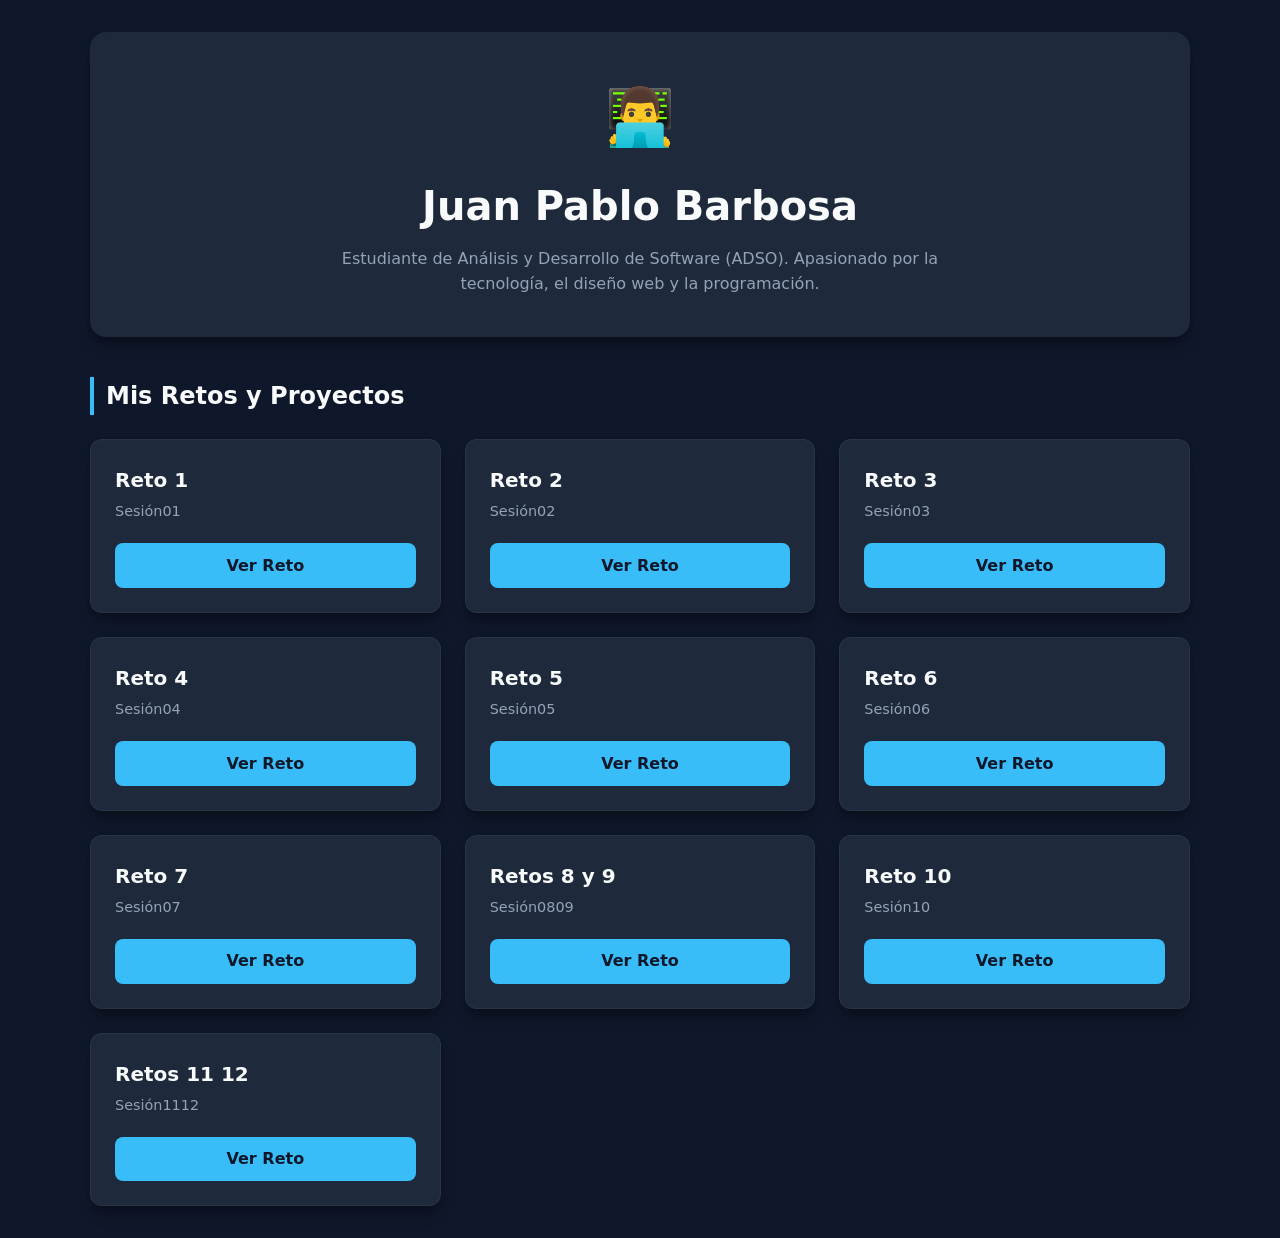
<file: index.html>
<!DOCTYPE html>
<html lang="es">
<head>
    <meta charset="UTF-8">
    <meta name="viewport" content="width=device-width, initial-scale=1.0">
    <title>Portafolio - Juan Pablo Barbosa</title>
    <link rel="stylesheet" href="styles.css">
</head>
<body>
    <div class="main-container">
        <!-- Portada / Presentación -->
        <header class="portfolio-header">
            <div class="avatar">👨‍💻</div>
            <h1>Juan Pablo Barbosa</h1>
            <p class="bio">Estudiante de Análisis y Desarrollo de Software (ADSO). Apasionado por la tecnología, el diseño web y la programación.</p>
        </header>

        <!-- Sección de Retos -->
        <section class="challenges-section">
            <h2>Mis Retos y Proyectos</h2>
            
            <div class="cards-grid">
                <!-- Tarjeta Reto 1 -->
                <div class="challenge-card">
                    <h3>Reto 1</h3>
                    <p>Sesión01</p>
                    <a href="Sesion01/Reto/index.html" class="btn-link">Ver Reto</a>
                </div>

                <!-- Tarjeta Reto 2 -->
                <div class="challenge-card">
                    <h3>Reto 2</h3>
                    <p>Sesión02</p>
                    <a href="Sesion02/Reto/index.html" class="btn-link">Ver Reto</a>
                </div>

                <!-- Tarjeta Reto 3 -->
                <div class="challenge-card">
                    <h3>Reto 3</h3>
                    <p>Sesión03</p>
                    <a href="Sesion03/Reto/index.html" class="btn-link">Ver Reto</a>
                </div>

                <!-- Tarjeta Reto 4 -->
                <div class="challenge-card">
                    <h3>Reto 4</h3>
                    <p>Sesión04</p>
                    <a href="Sesion04/Reto/index.html" class="btn-link">Ver Reto</a>
                </div>

                <!-- Tarjeta Reto 5 -->
                <div class="challenge-card">
                    <h3>Reto 5</h3>
                    <p>Sesión05</p>
                    <a href="Sesion05/Reto/index.html" class="btn-link">Ver Reto</a>
                </div>

                <!-- Tarjeta Reto 6 -->
                <div class="challenge-card">
                    <h3>Reto 6</h3>
                    <p>Sesión06</p>
                    <a href="Sesion06/Reto/index.html" class="btn-link">Ver Reto</a>
                </div>

                <!-- Tarjeta Reto 7 -->
                <div class="challenge-card">
                    <h3>Reto 7</h3>
                    <p>Sesión07</p>
                    <a href="Sesion07/Reto/index.html" class="btn-link">Ver Reto</a>
                </div>

                <!-- Tarjeta Sesión 8 y 9 -->
                <div class="challenge-card">
                    <h3>Retos 8 y 9</h3>
                    <p>Sesión0809</p>
                    <a href="Sesion0809/Reto/index.html" class="btn-link">Ver Reto</a>
                </div>

                <!-- Tarjeta Sesión 10 -->
                <div class="challenge-card">
                    <h3>Reto 10</h3>
                    <p>Sesión10</p>
                    <a href="Sesion10/Reto/index.html" class="btn-link">Ver Reto</a>
                </div>

                <!-- Tarjeta Sesión 11 y 12 -->
                <div class="challenge-card">
                    <h3>Retos 11 12</h3>
                    <p>Sesión1112</p>
                    <a href="Sesion1112/Reto/index.html" class="btn-link">Ver Reto</a>
                </div>
            </div>
        </section>
    </div>
</body>
</html>
</file>
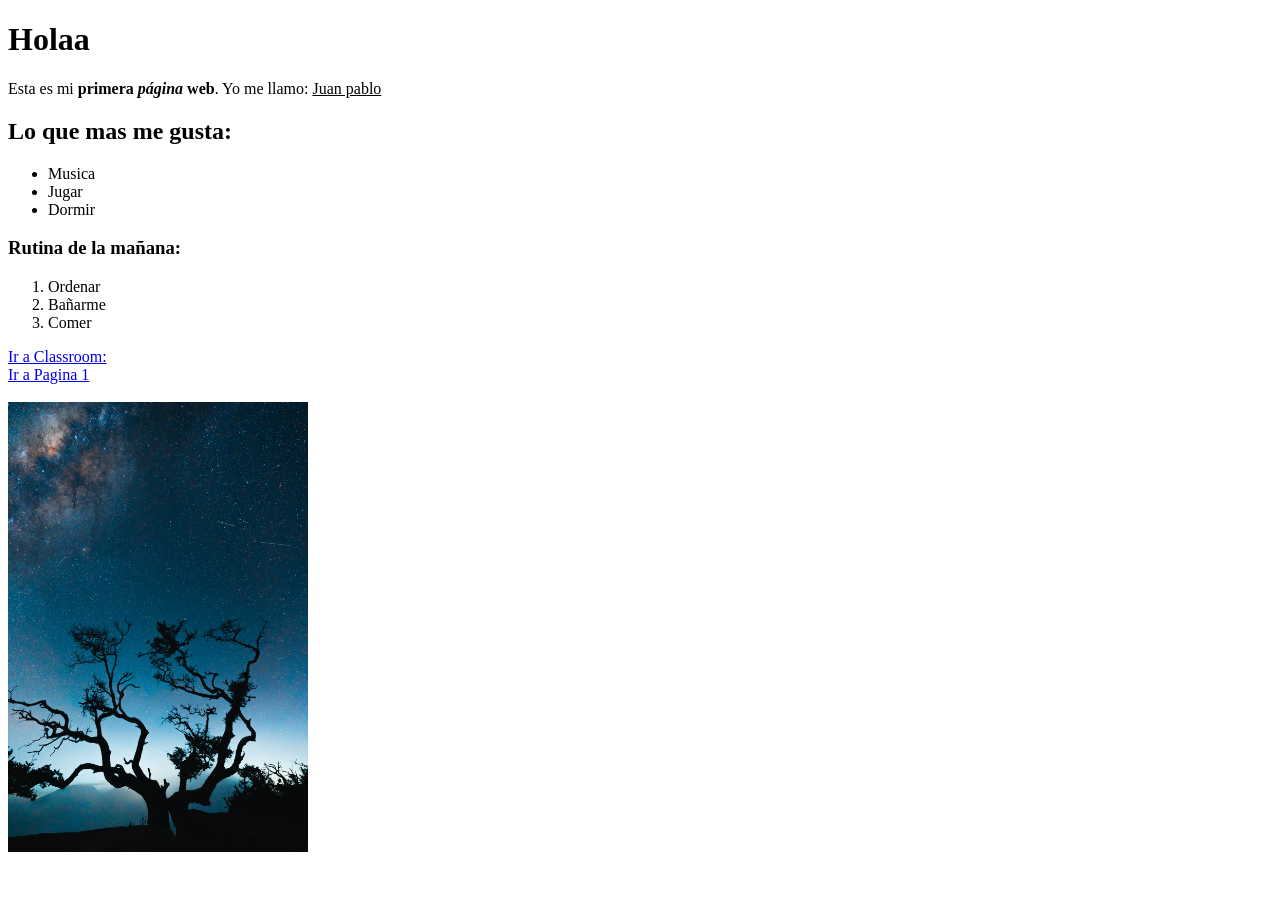
<file: Sesion01/Practica/index.html>
<!DOCTYPE html>
<html lang="es">
<head>
    <meta charset="UTF-8">
    <meta name="viewport" content="width=device-width, initial-scale=1.0">
    <title>hi</title>
</head>
<body>
    <h1>Holaa</h1>
    <p>Esta es mi <strong>primera <em>página</em> web</strong>. Yo me llamo: <u>Juan pablo</u> </p>
    
     <!-- Comentario -->
    <h2>Lo que mas me gusta:</h2>
    <ul>
        <li>Musica</li>
        <li>Jugar</li>
        <li>Dormir</li>
    </ul>
    <h3>Rutina de la mañana:</h3>
    <ol>
        <li>Ordenar</li>
        <li>Bañarme</li>
        <li>Comer</li>
    </ol>

    <!-- Enlaces o hipervinculos -->
     <!-- Vinucloa paginas externas -->
    
    <a href="https://www.classroom.com/" target="_blank">Ir a Classroom:</a>
    <br>
     <!-- Vinculo a pagina interna -->
    <a href="pagina1.html">Ir a Pagina 1</a>
    <br><br>
    <!-- imagen -->
     <img src="img/imagen.jpg" alt="Paisaje nocturno"
     width="300">
</html>
</file>
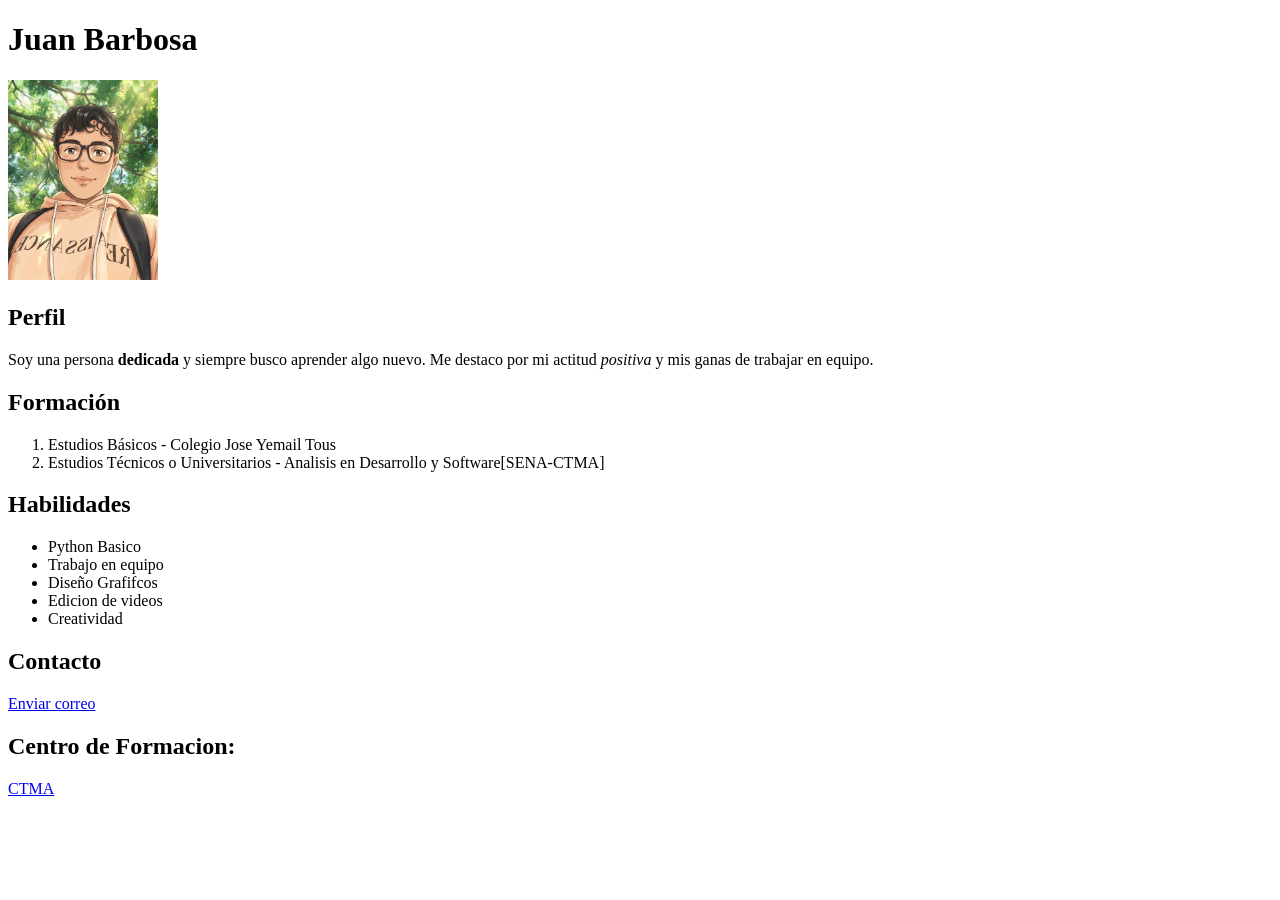
<file: Sesion01/Reto/index.html>
<!DOCTYPE html>
<html lang="es">

<head>
    <meta charset="UTF-8">
    <meta name="viewport" content="width=device-width, initial-scale=1.0">
    <title>Hoja de Vida - Juan Barbosa</title>
</head>

<body>
    <h1>Juan Barbosa</h1>
    <!-- Foto de perfil -->
    <img src="img/avatar.jpg" alt="avatar de Juan Barbosa" width="150">

    <h2>Perfil</h2>
    <p>Soy una persona <strong>dedicada</strong> y siempre busco aprender algo nuevo. Me destaco por mi actitud
        <em>positiva</em> y mis ganas de trabajar en equipo.</p>

    <h2>Formación</h2>
    <ol>
        <li>Estudios Básicos - Colegio Jose Yemail Tous</li>
        <li>Estudios Técnicos o Universitarios - Analisis en Desarrollo y Software[SENA-CTMA]</li>
    </ol>

    <h2>Habilidades</h2>
    <ul>
        <li>Python Basico</li>
        <li>Trabajo en equipo</li>
        <li>Diseño Grafifcos</li>
        <li>Edicion de videos</li>
        <li>Creatividad</li>
    </ul>

    <h2>Contacto</h2>
    <a href="mailto:j38322851@gmail.com" target="_blank">Enviar correo</a>
    <h2>Centro de Formacion:</h2>
    <a href="https://tecnologia-manufactura-avanzada.blogspot.com/" target="_blank">CTMA</a>
    <br><br>


</body>

</htm
</file>
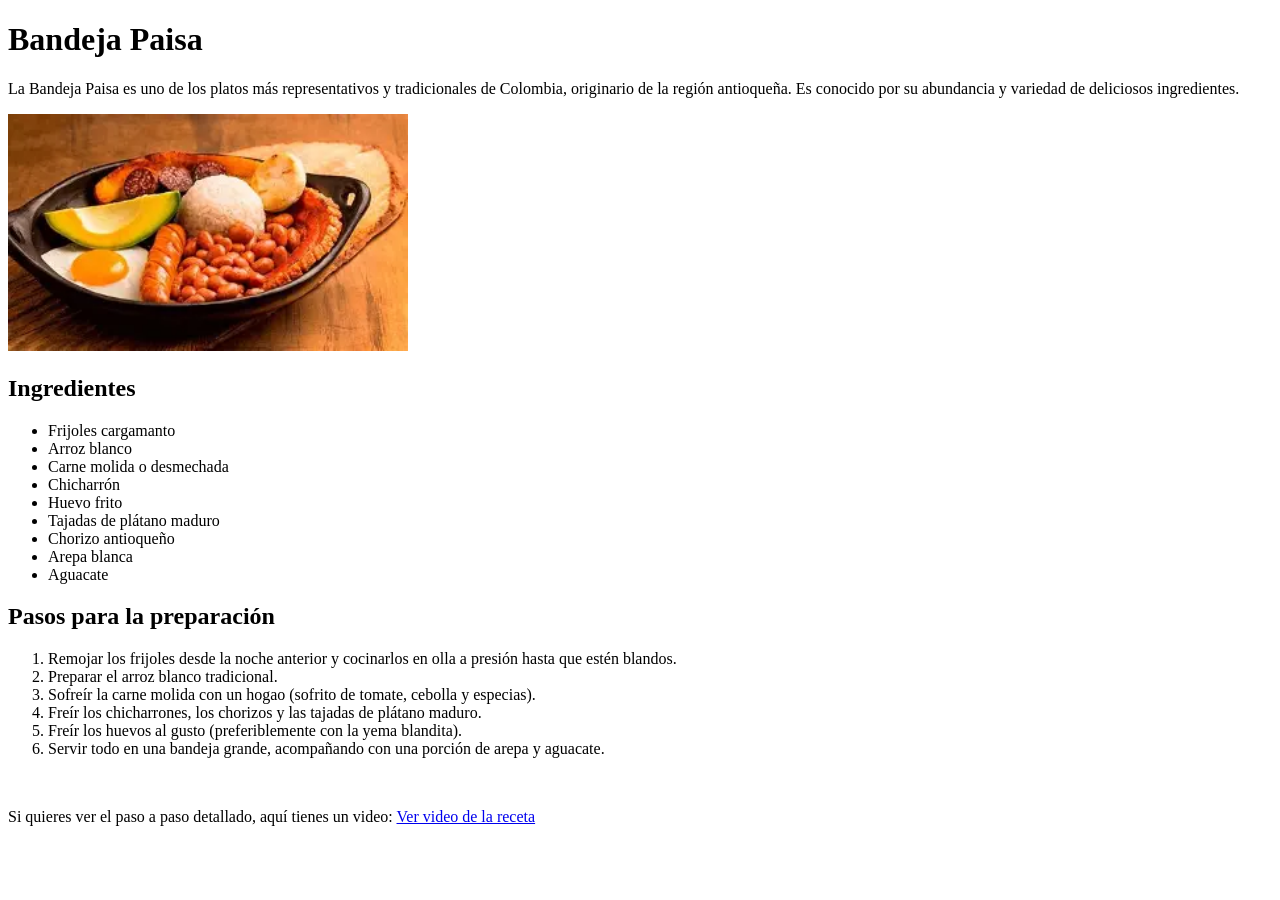
<file: Sesion01/Tarea/index.html>
<!DOCTYPE html>
<html lang="es">
<head>
    <meta charset="UTF-8">
    <meta name="viewport" content="width=device-width, initial-scale=1.0">
    <title>Receta de Bandeja Paisa</title>
</head>
<body>
    <h1>Bandeja Paisa</h1>
    <p>La Bandeja Paisa es uno de los platos más representativos y tradicionales de Colombia, originario de la región antioqueña. Es conocido por su abundancia y variedad de deliciosos ingredientes.</p>
    
    <img src="img/bandejapaisa.webp" alt="Plato servido de una deliciosa Bandeja Paisa colombiana" width="400">

    <h2>Ingredientes</h2>
    <ul>
        <li>Frijoles cargamanto</li>
        <li>Arroz blanco</li>
        <li>Carne molida o desmechada</li>
        <li>Chicharrón</li>
        <li>Huevo frito</li>
        <li>Tajadas de plátano maduro</li>
        <li>Chorizo antioqueño</li>
        <li>Arepa blanca</li>
        <li>Aguacate</li>
    </ul>

    <h2>Pasos para la preparación</h2>
    <ol>
        <li>Remojar los frijoles desde la noche anterior y cocinarlos en olla a presión hasta que estén blandos.</li>
        <li>Preparar el arroz blanco tradicional.</li>
        <li>Sofreír la carne molida con un hogao (sofrito de tomate, cebolla y especias).</li>
        <li>Freír los chicharrones, los chorizos y las tajadas de plátano maduro.</li>
        <li>Freír los huevos al gusto (preferiblemente con la yema blandita).</li>
        <li>Servir todo en una bandeja grande, acompañando con una porción de arepa y aguacate.</li>
    </ol>

    <br>
    <p>Si quieres ver el paso a paso detallado, aquí tienes un video: <a href="https://youtu.be/XeTuQ7UdA38?si=onwkaON16c7pxPKL" target="_blank">Ver video de la receta</a></p>

    <!-- RESPUESTAS A LAS PREGUNTAS -->
    <!-- 
      1. ¿Qué hace HTML en una página, comparado con CSS y JavaScript?
      HTML se encarga de dar la ESTRUCTURA y el contenido a la página (crear los textos, poner las imágenes, los enlaces). 
      Por otro lado, CSS se encarga del DISEÑO o estilo (colores, fuentes, posiciones, tamaños). 
      Y JavaScript se encarga de la INTERACTIVIDAD (hacer que pasen cosas al hacer clic, animaciones complejas, lógica).
      
      2. ¿Qué va en el head y qué va en el body?
      En el <head> va la información "invisible" o metadatos de la página que necesita el navegador: el título de la pestaña, enlaces a estilos CSS, configuración del idioma y codificación de caracteres. 
      En el <body> va todo el contenido visible para el usuario: títulos, párrafos, imágenes, listas, botones, etc.
      
      3. ¿Por qué una imagen puede verse en tu computador y no en el de un compañero?
      Esto suele ocurrir si la imagen está enlazada usando una "ruta absoluta" local (ejemplo: C:/MisDocumentos/img/foto.jpg) que solo existe en tu propio computador. Cuando le pasas el archivo a tu compañero, su computador no encuentra esa ruta. Para evitarlo, siempre se deben usar "rutas relativas" (ejemplo: img/foto.jpg) y enviar tanto el HTML como la carpeta de imágenes juntos.
    -->

    <!-- Mi usuario de GitHub es: j38322851-hue -->
</body>
</html>
</file>
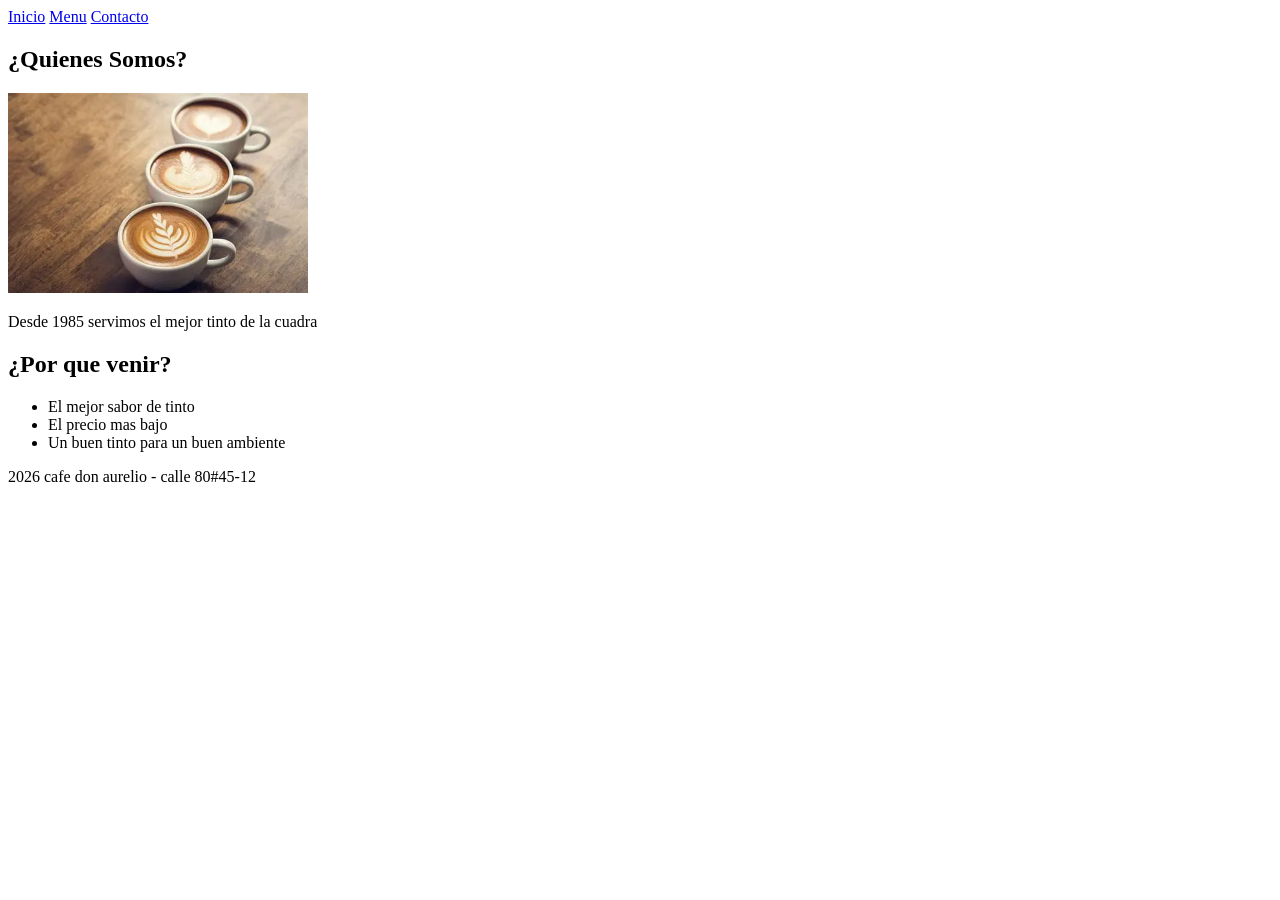
<file: Sesion02/Practica/index.html>
<!DOCTYPE html>
<html lang="es">
<head>
    <meta charset="UTF-8">
    <meta name="viewport" content="width=device-width, initial-scale=1.0">
    <title>Cafe Don Aurelio - Inicio</title>
</head>
<body>
    <header>
        <nav>
            <a href="index.html">Inicio</a>
            <a href="menu.html">Menu</a>        
            <a href="contacto.html">Contacto</a>        
        </nav>
    </header>

    <main>
        <selection>
            <h2>¿Quienes Somos?</h2>
            <img src="img/tinto.webp" alt="taza de tinto"
            width="300"
            <br>
            <p>Desde 1985 servimos el mejor tinto de la cuadra</p>
        </selection>

        <section>
            <h2>¿Por que venir?</h2>
            <ul>
                <li>El mejor sabor de tinto</li>
                <li>El precio mas bajo</li>
                <li>Un buen tinto para un buen ambiente</li>
            </ul>
        </section>
    </main>

    <footer>
        <p>2026 cafe don aurelio - calle 80#45-12</p>
    </footer>
    
</body>
</html>
</file>
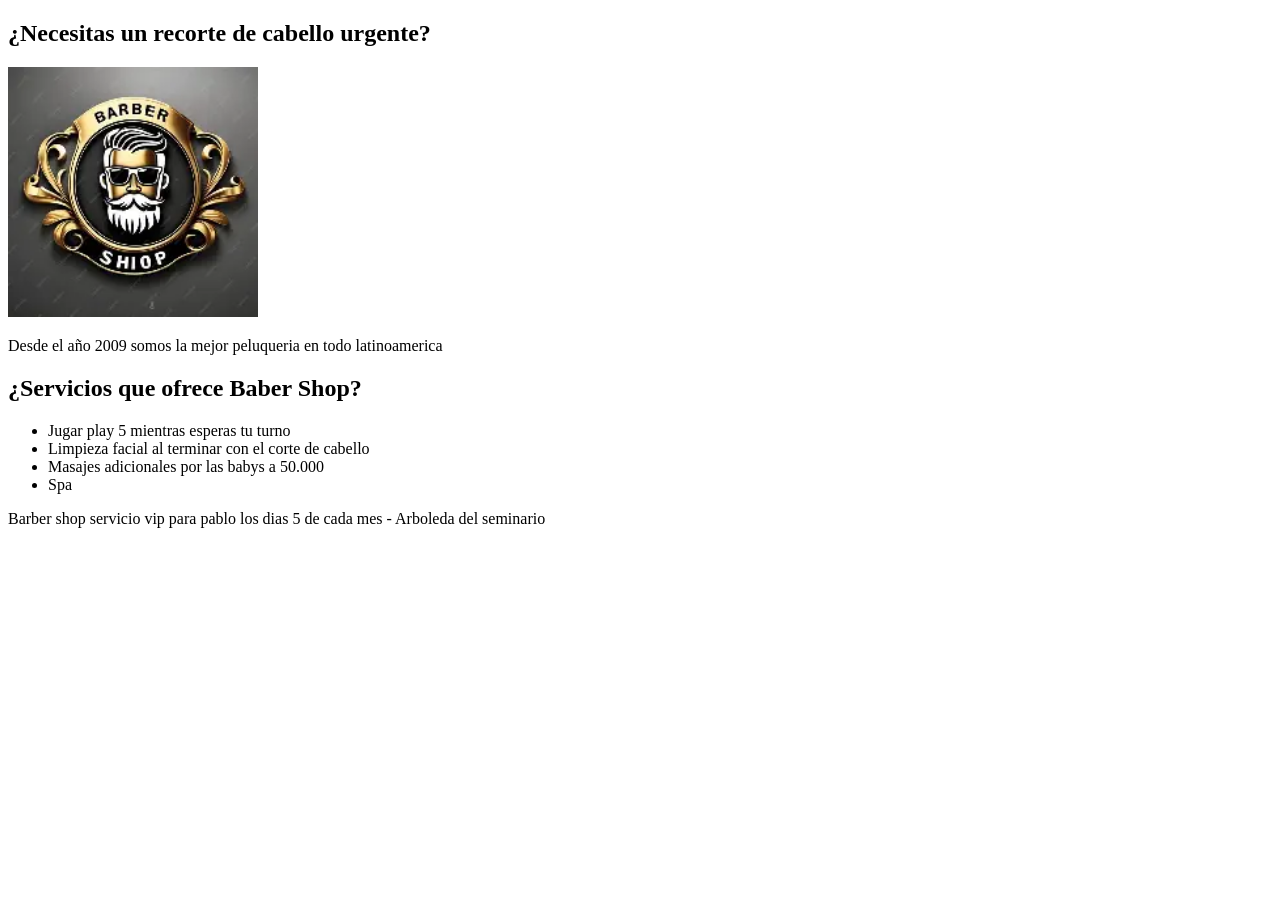
<file: Sesion02/Reto/index.html>
<!DOCTYPE html>
<html lang="en">
<head>
    <meta charset="UTF-8">
    <meta name="viewport" content="width=device-width, initial-scale=1.0">
    <title>Document</title>
</head>
<body>
    <header>
        <nav>
            <a href="index.html"></a>
            <a href="peluqueria.html"></a>
            <a href="contactos.html"></a>
        </nav>
    </header>

    <main>
        <selection>
            <h2>¿Necesitas un recorte de cabello urgente?</h2>
            <img src="img/barberia.webp" alt="los mejores cortes" width="250">
            <p>Desde el año 2009 somos la mejor peluqueria en todo latinoamerica</p>
        </selection>

        <section>
            <h2>¿Servicios que ofrece Baber Shop?</h2>
            <ul>
                <li>Jugar play 5 mientras esperas tu turno</li>
                <li>Limpieza facial al terminar con el corte de cabello</li>
                <li>Masajes adicionales por las babys a 50.000</li>
                <li>Spa</li>
            </ul>
        </section>
    </main>

    <footer>
        <p>Barber shop servicio vip para pablo los dias 5 de cada mes - Arboleda del seminario</p>
    </footer>
</body>
</html>
</file>
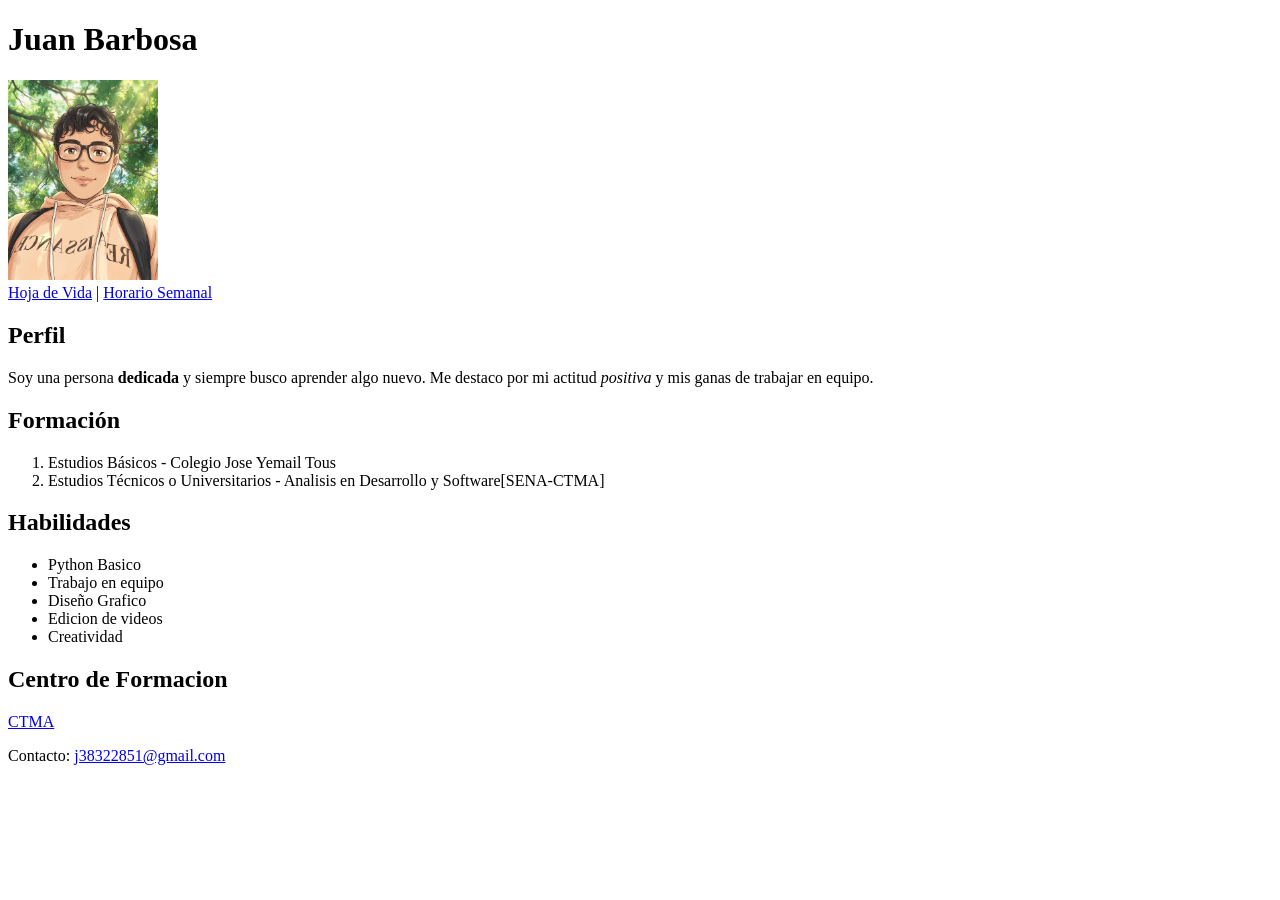
<file: Sesion02/Tarea/index.html>
<!DOCTYPE html>
<html lang="es">

<head>
    <meta charset="UTF-8">
    <meta name="viewport" content="width=device-width, initial-scale=1.0">
    <title>Hoja de Vida - Juan Barbosa</title>
</head>

<body>

    <header>
        <h1>Juan Barbosa</h1>
        <!-- Foto de perfil -->
        <img src="img/avatar.png" alt="avatar de Juan Barbosa" width="150">
        
        
        <nav>
            <a href="index.html">Hoja de Vida</a> | 
            <a href="horario.html">Horario Semanal</a>
        </nav>
    </header>

    <main>
        <section>
            <h2>Perfil</h2>
            <p>Soy una persona <strong>dedicada</strong> y siempre busco aprender algo nuevo. Me destaco por mi actitud
                <em>positiva</em> y mis ganas de trabajar en equipo.</p>
        </section>

        <section>
            <h2>Formación</h2>
            <ol>
                <li>Estudios Básicos - Colegio Jose Yemail Tous</li>
                <li>Estudios Técnicos o Universitarios - Analisis en Desarrollo y Software[SENA-CTMA]</li>
            </ol>
        </section>

        <section>
            <h2>Habilidades</h2>
            <ul>
                <li>Python Basico</li>
                <li>Trabajo en equipo</li>
                <li>Diseño Grafico</li>
                <li>Edicion de videos</li>
                <li>Creatividad</li>
            </ul>
        </section>

        <section>
            <h2>Centro de Formacion</h2>
            <p>
                <a href="https://tecnologia-manufactura-avanzada.blogspot.com/" target="_blank">CTMA</a>
            </p>
        </section>
    </main>

    <footer>

        <p>Contacto: <a href="mailto:j38322851@gmail.com">j38322851@gmail.com</a></p>
    </footer>

</body>

</html>
</file>
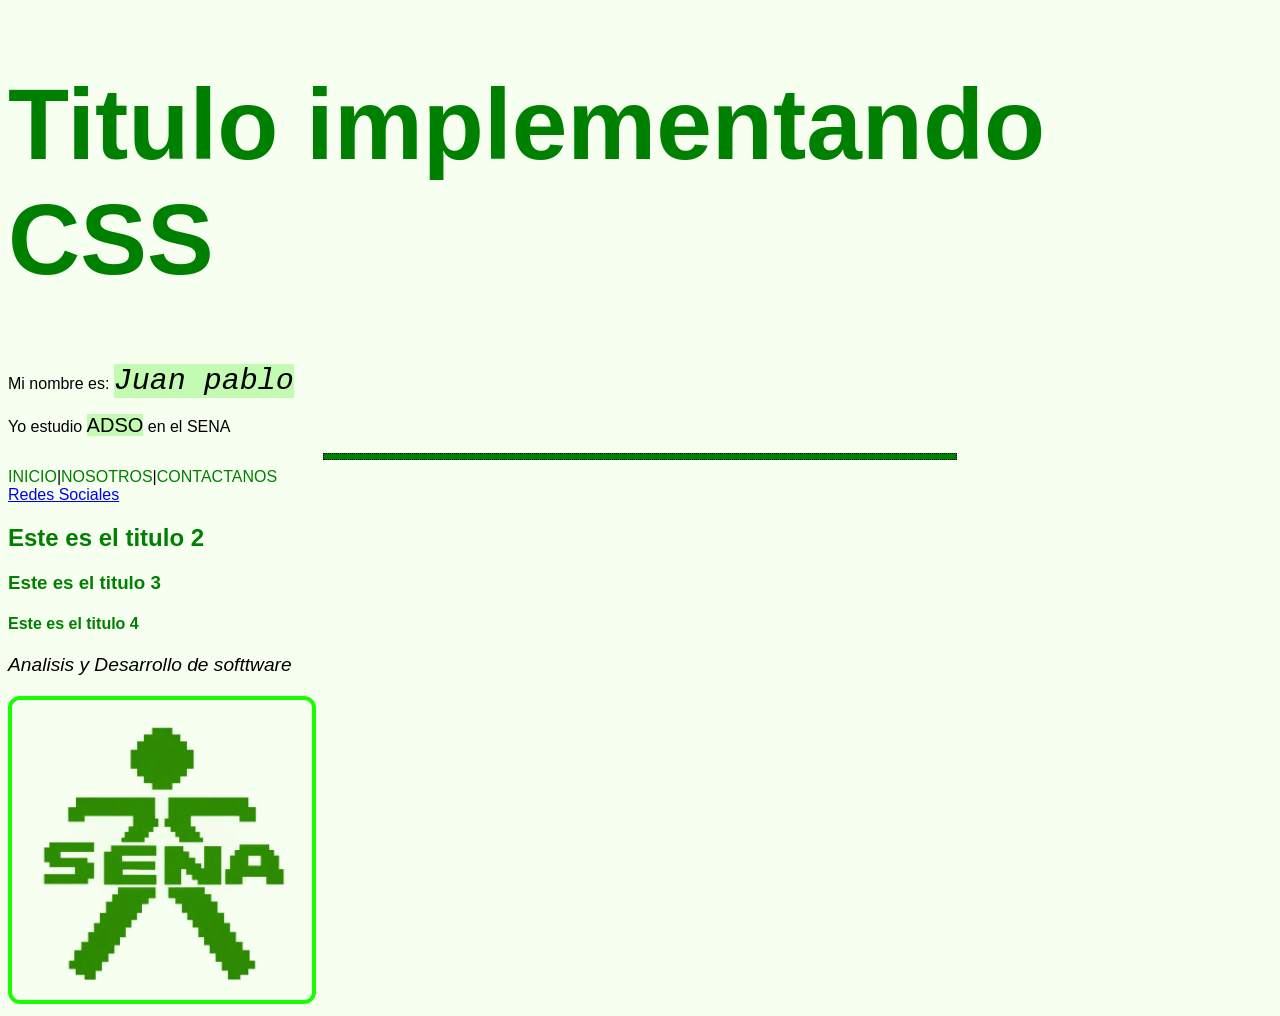
<file: Sesion03/Practica/index.html>
<!DOCTYPE html>
<html lang="es">
<head>
    <meta charset="UTF-8">
    <meta name="viewport" content="width=device-width, initial-scale=1.0">
    <title>Pagina con estilo css</title>
    <link href="https://fonts.cdnfonts.com/css/minecraft-4" rel="stylesheet">
    <link rel="stylesheet" href="styles.css">
</head>
<body>
    <h1>Titulo implementando CSS</h1>
    <p>Mi nombre es: <span class="destacado">Juan pablo</span></p>
    <p>Yo estudio <span id="jzz">ADSO</span> en el <span>SENA</span></p>
    <hr>
    <nav>
        <a href="#">Inicio</a>|<a href="#">Nosotros</a>|<a href="#">Contactanos</a>
    </nav>
    <a href="#">Redes Sociales</a>

    <h2 class="titulo-seccion" >Este es el titulo 2</h2>
    <h3>Este es el titulo 3</h3>
    <h4>Este es el titulo 4</h4>
    <p class="destacados">Analisis y Desarrollo de softtware</p>
    <img id="portada" src="img/sena.png" alt="Logo del Sena" width="300">
</body>
</html>
</file>
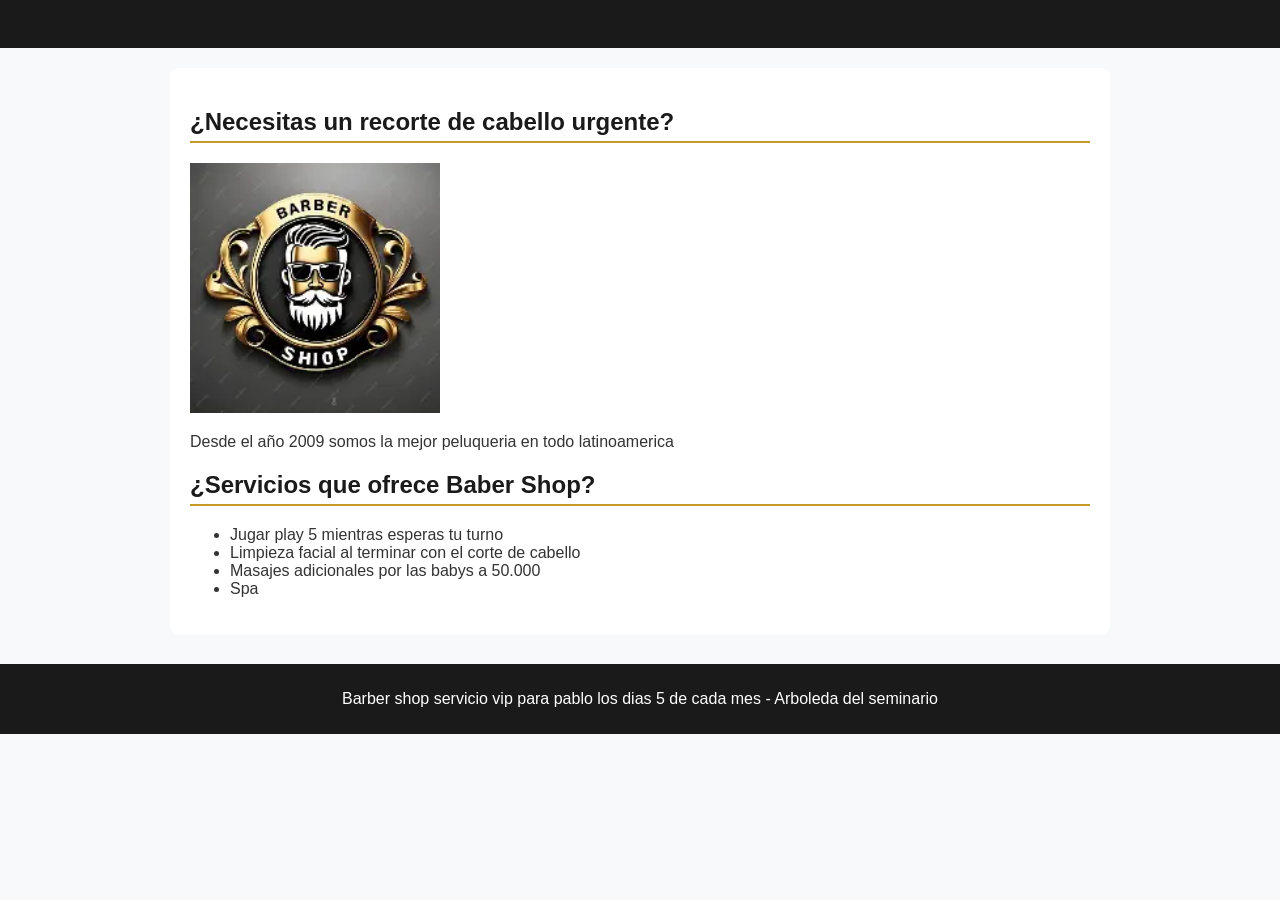
<file: Sesion03/Tarea/index.html>
<!DOCTYPE html>
<html lang="en">
<head>
    <meta charset="UTF-8">
    <meta name="viewport" content="width=device-width, initial-scale=1.0">
    <title>Document</title>
    <meta charset="UTF-8">
    <meta name="viewport" content="width=device-width, initial-scale=1.0">
    <title>Barber Shop</title>
    <!-- Enlace al archivo único de estilos CSS -->
    <link rel="stylesheet" href="styles.css">
</head>
<body>
    <header>
        <nav>
            <a href="index.html"></a>
            <a href="peluqueria.html"></a>
            <a href="contactos.html"></a>
        </nav>
    </header>

    <main>
        <selection>
            <h2>¿Necesitas un recorte de cabello urgente?</h2>
            <img src="img/barberia.webp" alt="los mejores cortes" width="250">
            <br>
            <p>Desde el año 2009 somos la mejor peluqueria en todo latinoamerica</p>
        </selection>

        <section>
            <h2>¿Servicios que ofrece Baber Shop?</h2>
            <ul>
                <li>Jugar play 5 mientras esperas tu turno</li>
                <li>Limpieza facial al terminar con el corte de cabello</li>
                <li>Masajes adicionales por las babys a 50.000</li>
                <li>Spa</li>
            </ul>
        </section>
    </main>

    <footer>
        <p>Barber shop servicio vip para pablo los dias 5 de cada mes - Arboleda del seminario</p>
    </footer>
</body>
</html>
</file>
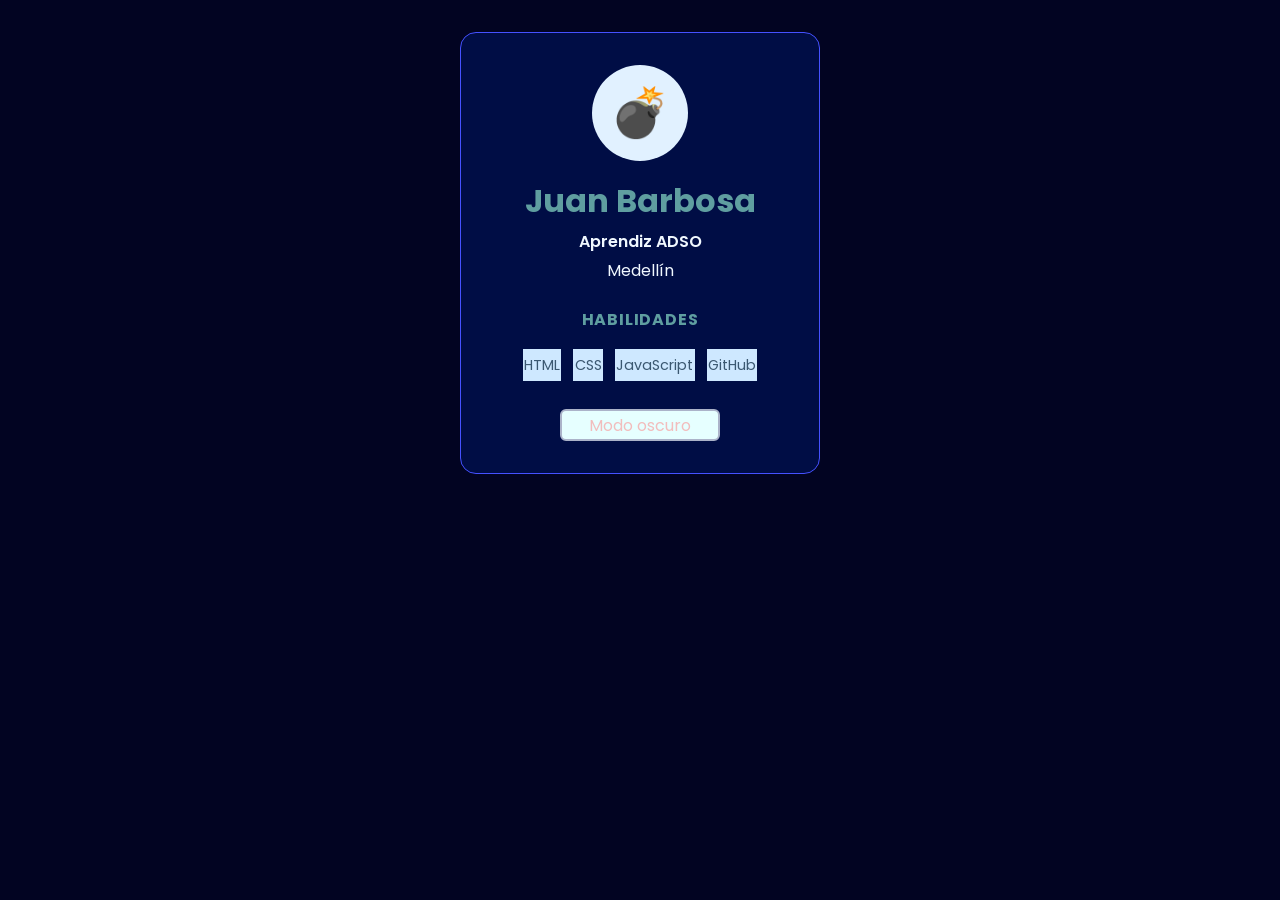
<file: Sesion04/Practica/index.html>
<!DOCTYPE html>
<html lang="es">
<head>
  <meta charset="UTF-8">
  <meta name="viewport" content="width=device-width, initial-scale=1.0">
  <title>Tarjeta de perfil</title>
  <link rel="preconnect" href="https://fonts.googleapis.com">
  <link rel="preconnect" href="https://fonts.gstatic.com" crossorigin>
  <link href="https://fonts.googleapis.com/css2?family=Poppins:wght@400;600&display=swap" rel="stylesheet">
  <link rel="stylesheet" href="styles.css">
</head>
<body class="oscuro">
  <main class="tarjeta">
    <div id="avatar" class="avatar">💣</div>
    <h1 id="nombre">Juan Barbosa</h1>
    <p class="rol">Aprendiz ADSO</p>
    <p class="ciudad"> Medellín</p>
    <h2>Habilidades</h2>
    <ul id="habilidades" class="habilidades">
      <li>HTML</li>
      <li>CSS</li>
      <li>JavaScript</li>
      <li>GitHub</li>
    </ul>
    <button id="btnTema" class="boton"> Modo oscuro</button>
  </main>
</body>
</html>
</file>
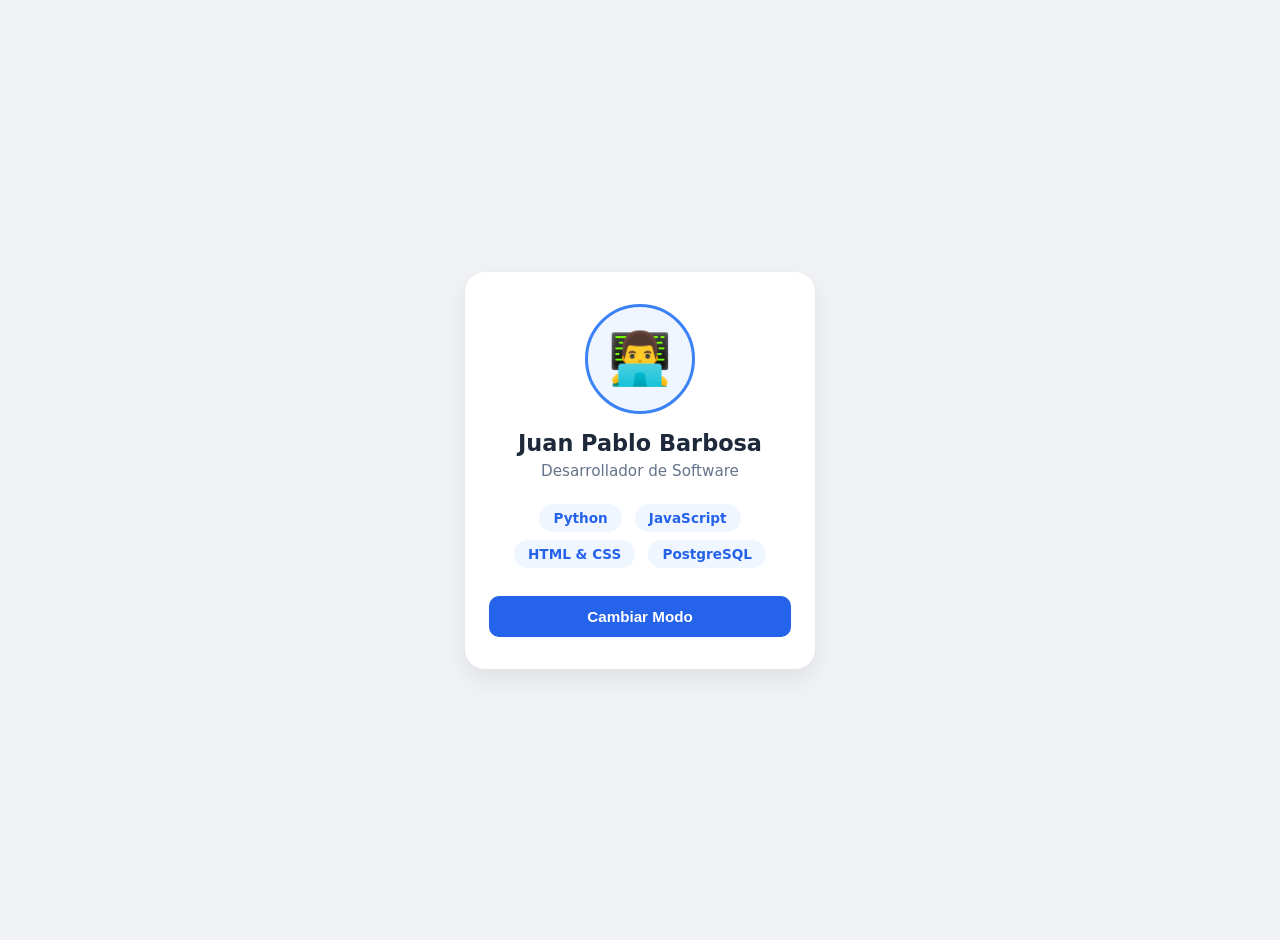
<file: Sesion04/Reto/index.html>
<!DOCTYPE html>
<html lang="es">
<head>
    <meta charset="UTF-8">
    <meta name="viewport" content="width=device-width, initial-scale=1.0">
    <title>Tarjeta de Perfil - Juan Pablo Barbosa</title>
    <link rel="stylesheet" href="styles.css">
</head>
<body id="profile-body">
    <div class="profile-card" id="main-card">
        <!-- Avatar con emoji de hombre con un portátil -->
        <div class="avatar" id="profile-avatar">👨‍💻</div>
        
        <h1 id="profile-name">Juan Pablo Barbosa</h1>
        <p id="profile-bio">Desarrollador de Software</p>
        
        <ul class="skills-list" id="skills-list">
            <li>Python</li>
            <li>JavaScript</li>
            <li>HTML & CSS</li>
            <li>PostgreSQL</li>
        </ul>
        
        <button class="action-button" id="toggle-theme">Cambiar Modo</button>
    </div>
</body>
</html>
</file>
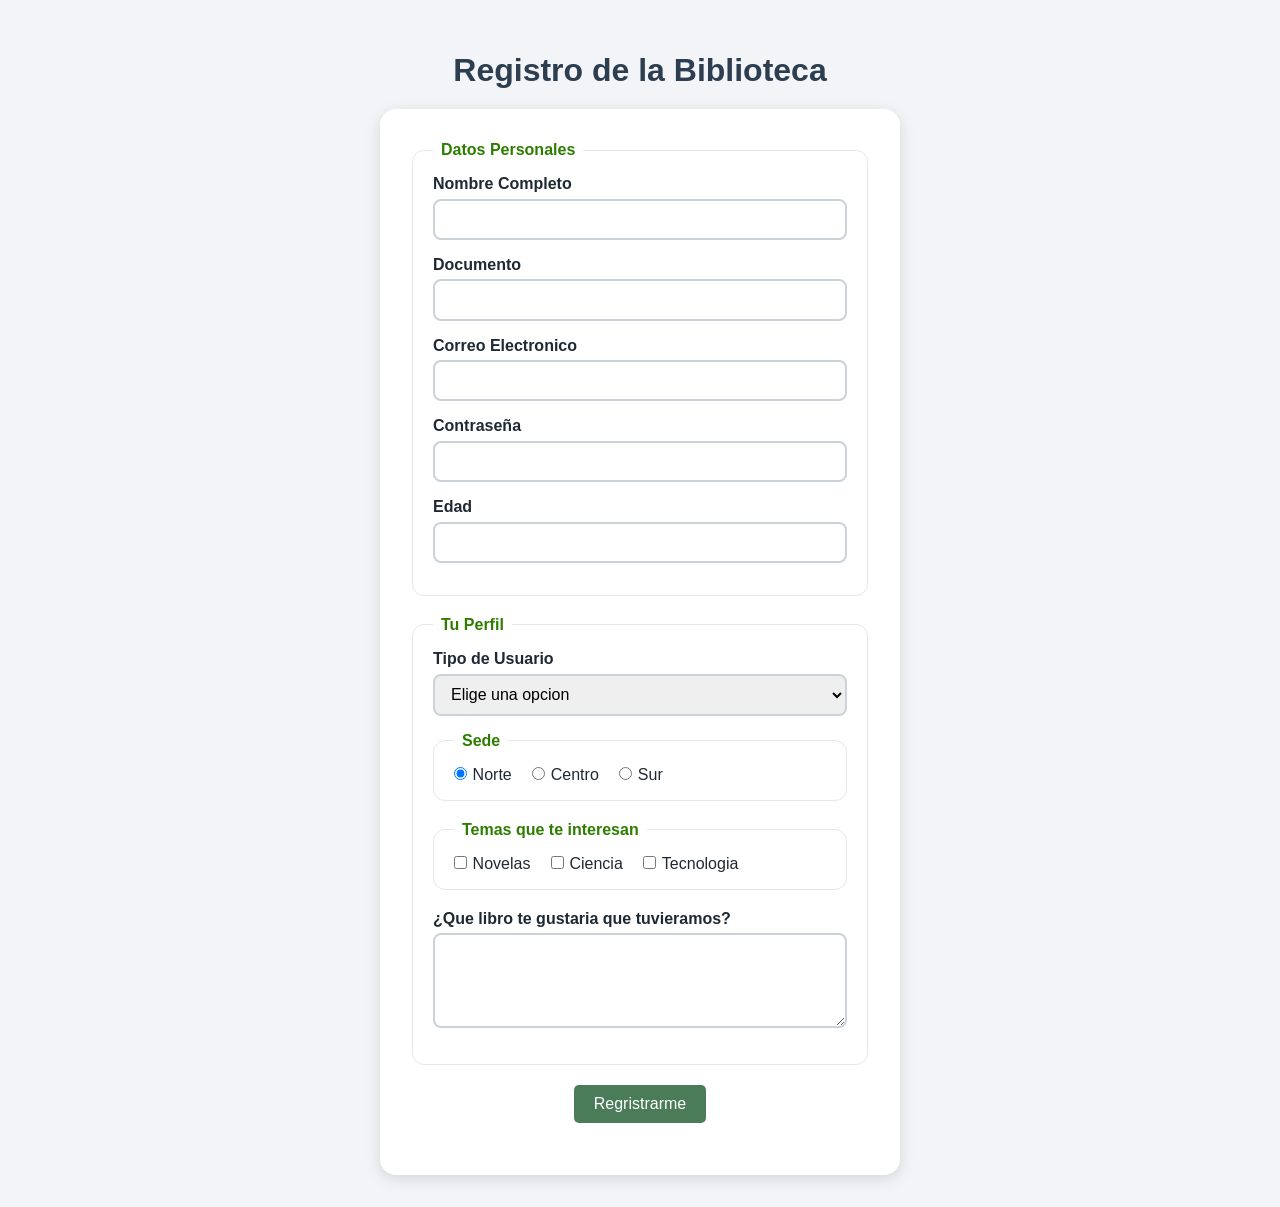
<file: Sesion05/Practica/index.html>
<!DOCTYPE html>
<html lang="es">
<head>
    <meta charset="UTF-8">
    <meta name="viewport" content="width=device-width, initial-scale=1.0">
    <title>Document</title>
    <link rel="stylesheet" href="styles.css">
</head>
<body>
    <main>
        <h1>Registro de la Biblioteca</h1>
        <form action="#" class="formulario">
            <fieldset>
                <legend>Datos Personales</legend>
                <div class="campo">
                    <label for="nombre">Nombre Completo</label>
                    <input type="text" id="nombre" name="nombre" required>
                </div>
                <div class="campo">
                    <label for="documento">Documento</label>
                    <input type="text" id="documento" name="documento" required>
                </div>
                <div class="campo">
                    <label for="correo">Correo Electronico</label>
                    <input type="email" name="correo" id="correo" required>
                </div>
                <div class="campo">
                    <label for="clave">Contraseña</label>
                    <input type="password" name="clave" id="clave" required minlength="8">
                    </div>
                    <div class="campo">
                    <label for="edad">Edad</label>
                    <input type="number" id="edad" name="edad" min="0" max="120">
                </div>
            </fieldset>
            <fieldset>
                <legend>Tu Perfil</legend>
                <div class="campo">
                    <label for="tipo">Tipo de Usuario</label>
                    <select name="tipo" id="tipo" required>
                        <option value="">Elige una opcion</option>
                        <option value="aprendiz">Aprendiz</option>
                        <option value="instructor">Instructor</option>
                        <option value="visitante">Visitante</option>
                    </select>
                </div>

                <fieldset class="grupo">
                    <legend>Sede</legend>
                    <label for="norte" class="opcion">
                        <input type="radio" name="sede" id="norte" value="norte" checked>Norte
                    </label>

                    <label for="centro" class="opcion">
                        <input type="radio" name="sede" id="centro" value="centro">Centro
                    </label>

                    <label for="sur" class="opcion">
                        <input type="radio" name="sede" id="sur" value="sur">Sur
                    </label>

                </fieldset>
                <fieldset class="grupo">
                    <legend>Temas que te interesan</legend>
                     <label for="novelas" class="opcion">
                     <input type="checkbox" name="temas" id="novelas" value="novelas">Novelas
                     </label>
                     <label for="ciencia" class="opcion">
                     <input type="checkbox" name="temas" id="ciencia" value="ciencia">Ciencia
                     </label>
                     <label for="tecnologia" class="opcion">
                     <input type="checkbox" name="temas" id="tecnologia" value="tecnologia">Tecnologia
                     </label>
                </fieldset>
                <div class="campo">
                    <label for="comentario">¿Que libro te gustaria que tuvieramos?</label>
                    <textarea name="comentario" id="comentario" rows="4"></textarea>
                </div>
                </fieldset>
            <button type="submit" class="boton">Regristrarme</button>
        </form>
    </main>
</body>
</html>
</file>
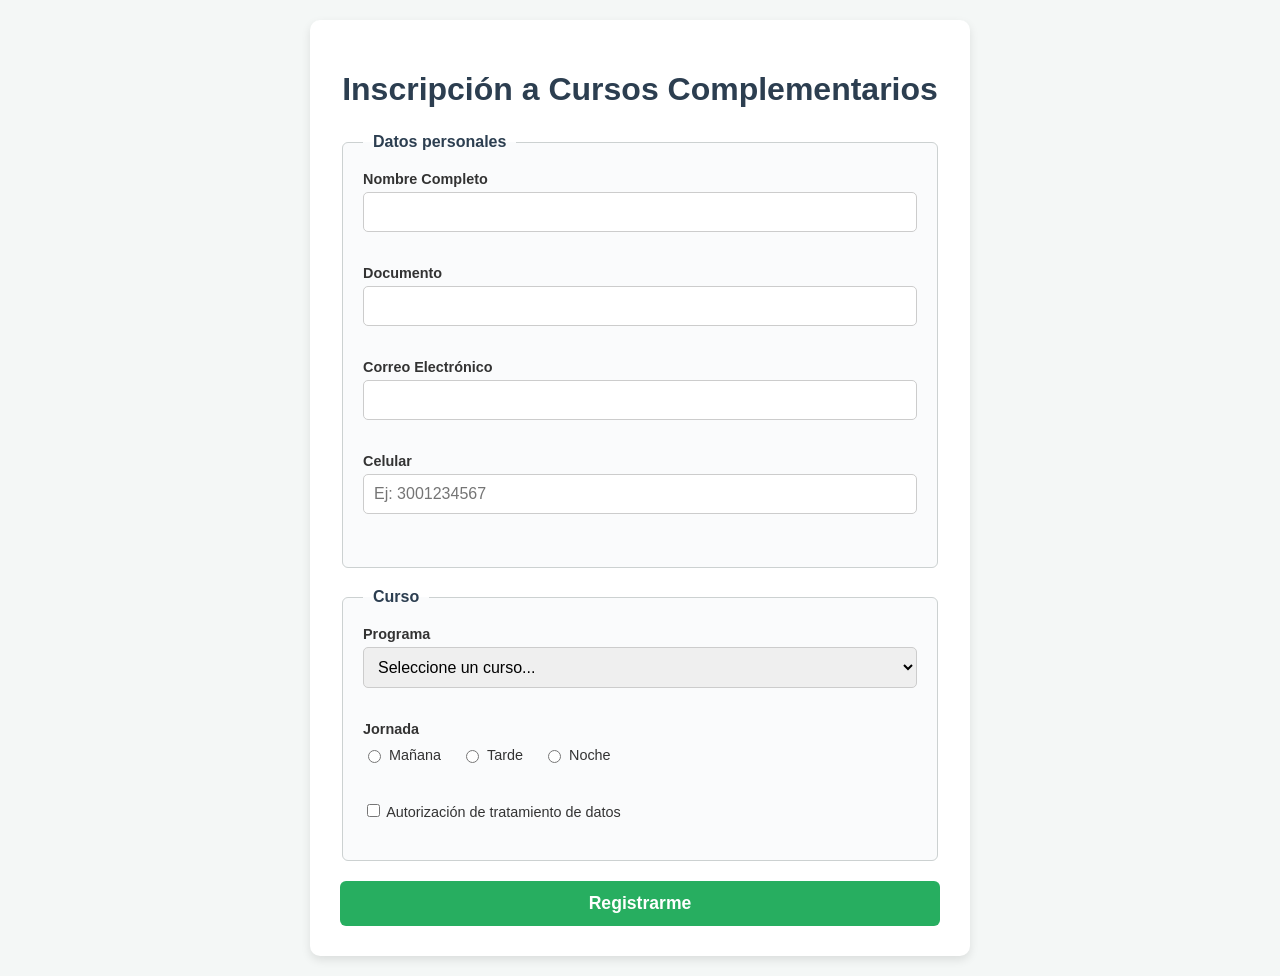
<file: Sesion05/Reto/index.html>
<!DOCTYPE html>
<html lang="es">
<head>
    <meta charset="UTF-8">
    <meta name="viewport" content="width=device-width, initial-scale=1.0">
    <title>Inscripción a Cursos Complementarios</title>
    <link rel="stylesheet" href="styles.css">
</head>
<body>

    <main class="container">
        <h1>Inscripción a Cursos Complementarios</h1>

        <!-- Formulario principal con id exacto -->
        <form id="formInscripcion">

            <!-- Fieldset 1: Datos personales -->
            <fieldset>
                <legend>Datos personales</legend>

                <div class="form-group">
                    <label for="nombre">Nombre Completo</label>
                    <input type="text" id="nombre" name="nombre" required minlength="3">
                    <small id="error-nombre" class="error"></small>
                </div>

                <div class="form-group">
                    <label for="documento">Documento</label>
                    <input type="text" id="documento" name="documento" inputmode="numeric" required pattern="[0-9]{6,10}" maxlength="10" minlength="6">
                    <small id="error-documento" class="error"></small>
                </div>

                <div class="form-group">
                    <label for="correo">Correo Electrónico</label>
                    <input type="email" id="correo" name="correo" required>
                    <small id="error-correo" class="error"></small>
                </div>

                <div class="form-group">
                    <label for="telefono">Celular</label>
                    <input type="tel" id="telefono" name="telefono" required pattern="3[0-9]{9}" maxlength="10" placeholder="Ej: 3001234567">
                    <small id="error-telefono" class="error"></small>
                </div>
            </fieldset>

            <!-- Fieldset 2: Curso -->
            <fieldset>
                <legend>Curso</legend>

                <div class="form-group">
                    <label for="programa">Programa</label>
                    <select id="programa" name="programa" required>
                        <option value="">Seleccione un curso...</option>
                        <option value="python">Introducción a Python</option>
                        <option value="web">Desarrollo Web Frontend</option>
                        <option value="bases">Bases de Datos SQL</option>
                    </select>
                    <small id="error-programa" class="error"></small>
                </div>

                <div class="form-group">
                    <label>Jornada</label>
                    <div class="radio-group">
                        <label><input type="radio" name="jornada" value="Mañana" required> Mañana</label>
                        <label><input type="radio" name="jornada" value="Tarde"> Tarde</label>
                        <label><input type="radio" name="jornada" value="Noche"> Noche</label>
                    </div>
                    <small id="error-jornada" class="error"></small>
                </div>

                <div class="form-group checkbox-group">
                    <label>
                        <input type="checkbox" id="terminos" name="terminos" required> Autorización de tratamiento de datos
                    </label>
                    <small id="error-terminos" class="error"></small>
                </div>
            </fieldset>

            <button type="submit" class="btn-registrar">Registrarme</button>
        </form>

        <!-- Sección vacía requerida después del formulario -->
        <section id="resumen"></section>
    </main>

</body>
</html>
</file>
<file: styles.css>
:root {
    --color-fondo: #0f172a;
    --color-superficie: #1e293b;
    --color-texto: #f8fafc;
    --color-texto-secundario: #94a3b8;
    --color-primario: #38bdf8;
    --color-primario-hover: #0ea5e9;
    --color-tarjeta: #1e293b;
    --sombra: 0 10px 15px -3px rgba(0, 0, 0, 0.3), 0 4px 6px -4px rgba(0, 0, 0, 0.3);
    --transicion: all 0.3s ease;
}

* {
    box-sizing: border-box;
    margin: 0;
    padding: 0;
}

body {
    font-family: system-ui, -apple-system, BlinkMacSystemFont, 'Segoe UI', Roboto, sans-serif;
    background-color: var(--color-fondo);
    color: var(--color-texto);
    line-height: 1.6;
    padding: 2rem 1rem;
}

.main-container {
    max-width: 1100px;
    margin: 0 auto;
}

.portfolio-header {
    text-align: center;
    background-color: var(--color-superficie);
    padding: 2.5rem 1.5rem;
    border-radius: 16px;
    box-shadow: var(--sombra);
    margin-bottom: 2.5rem;
}

.avatar {
    font-size: 3.5rem;
    margin-bottom: 0.75rem;
}

.portfolio-header h1 {
    font-size: 2rem;
    color: var(--color-texto);
    margin-bottom: 0.5rem;
}

.bio {
    color: var(--color-texto-secundario);
    max-width: 600px;
    margin: 0 auto;
    font-size: 1rem;
}

.challenges-section h2 {
    font-size: 1.5rem;
    margin-bottom: 1.5rem;
    color: var(--color-texto);
    border-left: 4px solid var(--color-primario);
    padding-left: 0.75rem;
}

.cards-grid {
    display: grid;
    grid-template-columns: 1fr;
    gap: 1.5rem;
}

.challenge-card {
    background-color: var(--color-tarjeta);
    padding: 1.5rem;
    border-radius: 12px;
    box-shadow: var(--sombra);
    transition: var(--transicion);
    display: flex;
    flex-direction: column;
    justify-content: space-between;
    border: 1px solid rgba(255, 255, 255, 0.05);
}

.challenge-card:hover {
    transform: translateY(-5px);
    border-color: rgba(56, 189, 248, 0.3);
}

.challenge-card h3 {
    font-size: 1.25rem;
    color: var(--color-texto);
    margin-bottom: 0.25rem;
}

.challenge-card p {
    color: var(--color-texto-secundario);
    font-size: 0.9rem;
    margin-bottom: 1.25rem;
}

.btn-link {
    display: inline-block;
    background-color: var(--color-primario);
    color: #0f172a;
    text-align: center;
    padding: 0.6rem 1rem;
    border-radius: 8px;
    text-decoration: none;
    font-weight: 700;
    transition: var(--transicion);
}

.btn-link:hover {
    background-color: var(--color-primario-hover);
}

@media (min-width: 640px) {
    .cards-grid {
        grid-template-columns: repeat(2, 1fr);
    }
}

@media (min-width: 1024px) {
    .cards-grid {
        grid-template-columns: repeat(3, 1fr);
    }
    
    .portfolio-header h1 {
        font-size: 2.5rem;
    }
}
</file>
<file: Sesion03/Practica/styles.css>
hr{
    background-color: green;
    height: 5px;
    width: 50%;
    border-style: dotted;
}

h1 {
  color: green;
  font-size: 100px;
}

body{
    background-color: rgb(247, 255, 241);
    
    font-family: 'Minecraft', sans-serif;
                                                
}



.destacado{
    font-family: 'Courier New', Courier, monospace;
    font-style: italic;
    font-size: 30px;
    background-color: rgb(195, 251, 179);
}

#jzz{
    font-family: Impact, Haettenschweiler, 'Arial Narrow Bold', sans-serif;
    font-size: 20px;
    background-color: rgb(195, 251, 179);
}

.destacados {
  font-size: 1.2rem;
  font-style: italic;
}

#portada {
  border: 4px solid #15ff00;
  border-radius: 12px;
}

nav a{
    text-decoration: none;
    color: green;
}

h2, h3, h4{
    color: green;
}

nav a {
  text-decoration: none;
  text-transform: uppercase;
}

h1, h2 {
  font-weight: 600;
}

h2 { color: blue; }
.titulo-seccion { color: green; }
h2 { color: red; }
</file>
<file: Sesion03/Tarea/styles.css>
/*  RESPUESTAS A LAS PREGUNTAS (Punto 5):

   1. ¿Por qué es mejor un solo styles.css que poner los estilos en cada página?
      - Permite mantener la consistencia visual en todo el sitio web de forma sencilla.
      - Simplifica el mantenimiento: si se requiere cambiar un color o fuente, solo se
        modifica una vez en este archivo y se actualiza automáticamente en todas las páginas.
      - Mejora el rendimiento de carga, ya que el navegador almacena en caché el archivo
        styles.css tras la primera consulta.

   2. Si un h2 tiene una regla de etiqueta y otra de clase con colores distintos, ¿cuál gana y por qué?
      - Gana la regla de CLASE.
      - Esto se debe a la regla de especificidad de CSS, en la cual un selector de clase 
        (ej. .titulo) tiene mayor prioridad/peso que un selector de etiqueta o tipo (ej. h2). */


:root {
  --color-principal: #1a1a1a;    /* Negro/Gris oscuro elegante */
  --color-acento: #c59b27;       /* Dorado tipo barbería / letrero */
  --color-fondo: #f8f9fa;        /* Fondo claro y limpio */
  --color-texto: #333333;        /* Texto principal */
  --color-blanco: #ffffff;
}

body {
  font-family: Arial, sans-serif;
  background-color: var(--color-fondo);
  color: var(--color-texto);
  margin: 0;
  padding: 0;
}

header {
  background-color: var(--color-principal);
  padding: 15px 0;
  text-align: center;
}


nav a {
  color: var(--color-blanco);
  text-decoration: none;
  font-weight: bold;
  margin: 0 15px;
  font-size: 16px;
  transition: color 0.3s ease;
}

nav a:hover {
  color: var(--color-acento);
}

main {
  max-width: 900px;
  margin: 20px auto;
  padding: 20px;
  background-color: var(--color-blanco);
  border-radius: 8px;
}

h2 {
  color: var(--color-principal);
  border-bottom: 2px solid var(--color-acento);
  padding-bottom: 5px;
}


table {
  width: 100%;
  border-collapse: collapse;
  margin: 20px 0;
}

table, th, td {
  border: 1px solid #ddd; 
}

th, td {
  padding: 12px; 
  text-align: left;
}


th {
  background-color: var(--color-acento);
  color: var(--color-blanco);
}

footer {
  background-color: var(--color-principal);
  color: var(--color-blanco);
  text-align: center;
  padding: 10px 0;
  margin-top: 30px;
}
</file>
<file: Sesion04/Practica/styles.css>
*{
    box-sizing: border-box;
}

body {
    margin: 0;
    padding: 2rem 1rem;
    font-family: "Poppins",Arial, sans-serif;
    background-color: beige;
}

.tarjeta{
    max-width: 360px ;
    margin: 0 auto;
    padding: 2rem;
    border: 1px solid #e4e7eb;
    border-radius: 16px;
    background-color: #fff;
    box-shadow: 0 4px 16px rgb(0, 102, 255);
    text-align: center;
}

.avatar{
    width: 96px;
    height: 96px;
    margin: 0 auto 1rem;
    border-radius: 50%;
    background-color: rgb(225, 241, 255);
    font-size: 3rem;
    line-height: 96px;
}

#nombre{
    margin: 0;
    font-weight: 1.6rem;
}

.rol{
    margin: 0.25rem 0;
    color: rgb(0, 100, 125);
    font-weight: 600;
}

.ciudad{
    margin: 0 0 1.5rem;
    color: rgb(90, 93, 255);
}

h2{
    font-size: 1rem;
    text-transform: uppercase;
    letter-spacing: 0.05rem;
}

.habilidades{
    list-style: none;
    padding: 0;
    margin: 0 0 1.5rem;
}

.habilidades li{
    display: inline-block;
    margin: 0.25rem;
    padding: 0.35rem 0.08rem;
    border-color: 999px;
    background-color: aliceblue;
    color: rgb(0, 27, 60);
    font-size: 0.9rem;
}

.boton {
    padding: 0.07rem 1.7rem;
    border: 2px solid rgb(171, 179, 201);
    border-radius: 6px;
    background-color: rgb(230, 255, 255);
    color: #f2bdbd;
    font: inherit;
    cursor: pointer;
}

.boton:hover{
    background-color: rgb(152, 224, 255);
}

.boton:focus-visible{
    outline: 3px solid #4551ff;
    outline-offset: 3px;
}

body.oscuro{
    background-color: #020422;
    color: cadetblue;
}

body.oscuro .tarjeta{
    background-color: #000d45;
    border-color: #4551ff;
    box-shadow: none;
}

body.oscuro .rol{
    color: aliceblue;
}

body.oscuro .ciudad{
    color: aliceblue;
}

body.oscuro .habilidades li{
    background-color: rgb(206, 232, 255);
    color: rgb(59, 88, 113);
}

.oculto{
    display: none;
}
</file>
<file: Sesion04/Reto/styles.css>
/* Estilos Generales y Modo Claro */
body {
    background-color: #f0f2f5;
    color: #1e293b;
    font-family: 'Segoe UI', system-ui, sans-serif;
    display: flex;
    justify-content: center;
    align-items: center;
    min-height: 100vh;
    margin: 0;
    padding: 20px;
    transition: background-color 0.3s ease, color 0.3s ease;
}

/* Tarjeta centrada con max-width, margin auto, padding, bordes redondeados y sombra */
.profile-card {
    background-color: #ffffff;
    max-width: 350px;
    width: 100%;
    margin: auto;
    padding: 32px 24px;
    border-radius: 20px;
    box-shadow: 0 10px 25px rgba(0, 0, 0, 0.08);
    text-align: center;
    box-sizing: border-box;
    transition: background-color 0.3s ease, box-shadow 0.3s ease;
}

/* Avatar circular para el emoji */
.avatar {
    width: 110px;
    height: 110px;
    border-radius: 50%;
    margin: 0 auto 16px auto;
    border: 3px solid #3b82f6;
    background-color: #eff6ff;
    display: flex;
    justify-content: center;
    align-items: center;
    font-size: 3.2rem;
    box-sizing: border-box;
}

/* Textos */
#profile-name {
    font-size: 1.4rem;
    font-weight: 700;
    margin: 10px 0 6px 0;
}

#profile-bio {
    color: #64748b;
    font-size: 0.95rem;
    margin-top: 0;
    margin-bottom: 20px;
}

/* Habilidades en fila (display: inline-block) */
.skills-list {
    list-style: none;
    padding: 0;
    margin: 0 0 24px 0;
}

.skills-list li {
    display: inline-block;
    background-color: #eff6ff;
    color: #2563eb;
    padding: 6px 14px;
    margin: 4px;
    border-radius: 20px;
    font-size: 0.85rem;
    font-weight: 600;
}

/* Botón interactivo */
.action-button {
    background-color: #2563eb;
    color: #ffffff;
    border: none;
    padding: 12px 20px;
    border-radius: 10px;
    font-size: 0.95rem;
    font-weight: 600;
    cursor: pointer;
    width: 100%;
    transition: background-color 0.2s ease;
}

.action-button:hover {
    background-color: #1d4ed8;
}

.action-button:focus-visible {
    outline: none;
    border: 2px solid #1e3a8a;
    box-shadow: 0 0 0 3px rgba(37, 99, 235, 0.4);
}

/* Modo oscuro: body.oscuro */
body.oscuro {
    background-color: #0f172a;
    color: #f8fafc;
}

body.oscuro .profile-card {
    background-color: #1e293b;
    box-shadow: 0 10px 25px rgba(0, 0, 0, 0.4);
}

body.oscuro .avatar {
    background-color: #0f172a;
    border-color: #60a5fa;
}

body.oscuro #profile-bio {
    color: #94a3b8;
}

body.oscuro .skills-list li {
    background-color: #334155;
    color: #93c5fd;
}
</file>
<file: Sesion05/Practica/styles.css>
*{
    box-sizing: border-box;
    margin: 0;
    padding: 0;
}

body{
    margin: 0;
    padding: 2rem 1rem;
    font-family: Verdana, Geneva, Tahoma, sans-serif;
    background-color: #f2f4f7;
    color: #1f2933;
}

.formulario{
    max-width: 520px;
    margin: 0 auto;
    padding: 2rem;
    border-radius: 16px;
    background-color: #fff;
    box-shadow: 0 4px 16px rgba(0, 0, 0, 0.12);
}

fieldset{
    margin: 0 0 1.25rem;
    padding: 1rem 1.25rem;
    border: 1px solid #e4e7eb;
    border-radius: 12px;
}

legend{
    padding: 0 0.5rem;
    font-weight: 600;
    color: #2e7d00;
}

.campo{
    margin-bottom: 1rem;
}

.campo label{
    display: block;
    margin-bottom: 0.35rem;
    font-weight: 600;
}

input, select, textarea{
    width: 100%;
    padding: 0.6rem 0.75rem;
    border: 2px solid #cbd2d9;
    border-radius: 8px;
    font: inherit;
}

input:focus-visible,
select:focus-visible,
textarea:focus-visible{
    outline: 3px solid #ffb300;
    outline: 2px;
    border-color: #2e7d00;
}

.opcion{
    display: inline-block;
    margin-right: 1rem;
}

.opcion input{
    width: auto;
    margin-right: 0.35rem;
}

/*Manejo de errores*/

input:user-invalid, 
select:user-invalid,
textarea:user-invalid{
    border-color: #c62828;
    background-color: #fff5f5;
}

.error{
    display: block;
    min-height: 1.2rem;
    color: #c62828;
    font-size: 0.85rem;
}

/* --- Estilo y centrado para el título principal --- */
h1, .titulo-registro { /* Ajusta el selector según cómo tengas etiquetado tu título en HTML (por ejemplo, h1 o una clase) */
    text-align: center;
    width: 100%;
    margin: 20px 0;
    font-family: 'Segoe UI', Tahoma, Geneva, Verdana, sans-serif;
    color: #2c3e50;
    font-size: 2rem;
}

/* --- Contenedor para centrar el botón (opcional si el botón ya es block) --- */
.contenedor-boton {
    text-align: center;
    width: 100%;
    margin-top: 20px;
}


h1 {
    text-align: center;
    color: #2c3e50;
    margin-top: 20px;
}

button {
    display: block;
    margin: 20px auto;
    padding: 10px 20px;
    background-color: #4a7c59;
    color: white;
    border: none;
    border-radius: 5px;
    font-size: 1rem;
    cursor: pointer;
}

button:hover {
    background-color: #385e44;
}
</file>
<file: Sesion05/Reto/styles.css>
/* Estilos generales y diseño limpio */
body {
    font-family: 'Segoe UI', Tahoma, Geneva, Verdana, sans-serif;
    background-color: #f4f7f6;
    color: #333;
    margin: 0;
    padding: 20px;
}

.container {
    max-width: 600px;
    margin: 0 auto;
    background: #ffffff;
    padding: 30px;
    border-radius: 10px;
    box-shadow: 0 4px 10px rgba(0, 0, 0, 0.1);
}

h1 {
    text-align: center;
    color: #2c3e50;
    margin-bottom: 25px;
}

fieldset {
    border: 1px solid #ccd1d1;
    border-radius: 6px;
    padding: 20px;
    margin-bottom: 20px;
    background-color: #fafbfc;
}

legend {
    font-weight: bold;
    color: #2c3e50;
    padding: 0 10px;
}

.form-group {
    margin-bottom: 15px;
    display: flex;
    flex-direction: column;
}

label {
    margin-bottom: 5px;
    font-weight: 600;
    font-size: 0.9rem;
}

/* Campos de ancho completo */
input[type="text"],
input[type="email"],
input[type="tel"],
select {
    width: 100%;
    padding: 10px;
    border: 1px solid #ccc;
    border-radius: 5px;
    font-size: 1rem;
    box-sizing: border-box;
}

.radio-group {
    display: flex;
    gap: 20px;
    margin-top: 5px;
}

.radio-group label {
    font-weight: normal;
    display: flex;
    align-items: center;
    gap: 5px;
    cursor: pointer;
}

.checkbox-group {
    flex-direction: row;
    align-items: center;
    gap: 10px;
}

.checkbox-group label {
    font-weight: normal;
    cursor: pointer;
}

/* Mensajes de error */
.error {
    color: #e74c3c;
    font-size: 0.8rem;
    margin-top: 4px;
    min-height: 14px;
}

/* Estilos de validación (foco visible, rojo con :user-invalid y clase .invalido) */
input:focus, select:focus {
    outline: 2px solid #3498db;
    border-color: transparent;
}

input:user-invalid, select:user-invalid,
input.invalido, select.invalido {
    border-color: #e74c3c;
    background-color: #fdeaea;
}

/* Botón Registrarme centrado y mejorado */
.btn-registrar {
    display: block;
    width: 100%;
    padding: 12px;
    background-color: #27ae60;
    color: white;
    border: none;
    border-radius: 6px;
    font-size: 1.1rem;
    font-weight: bold;
    cursor: pointer;
    transition: background-color 0.3s ease;
    margin-top: 10px;
}

.btn-registrar:hover {
    background-color: #219653;
}
</file>
